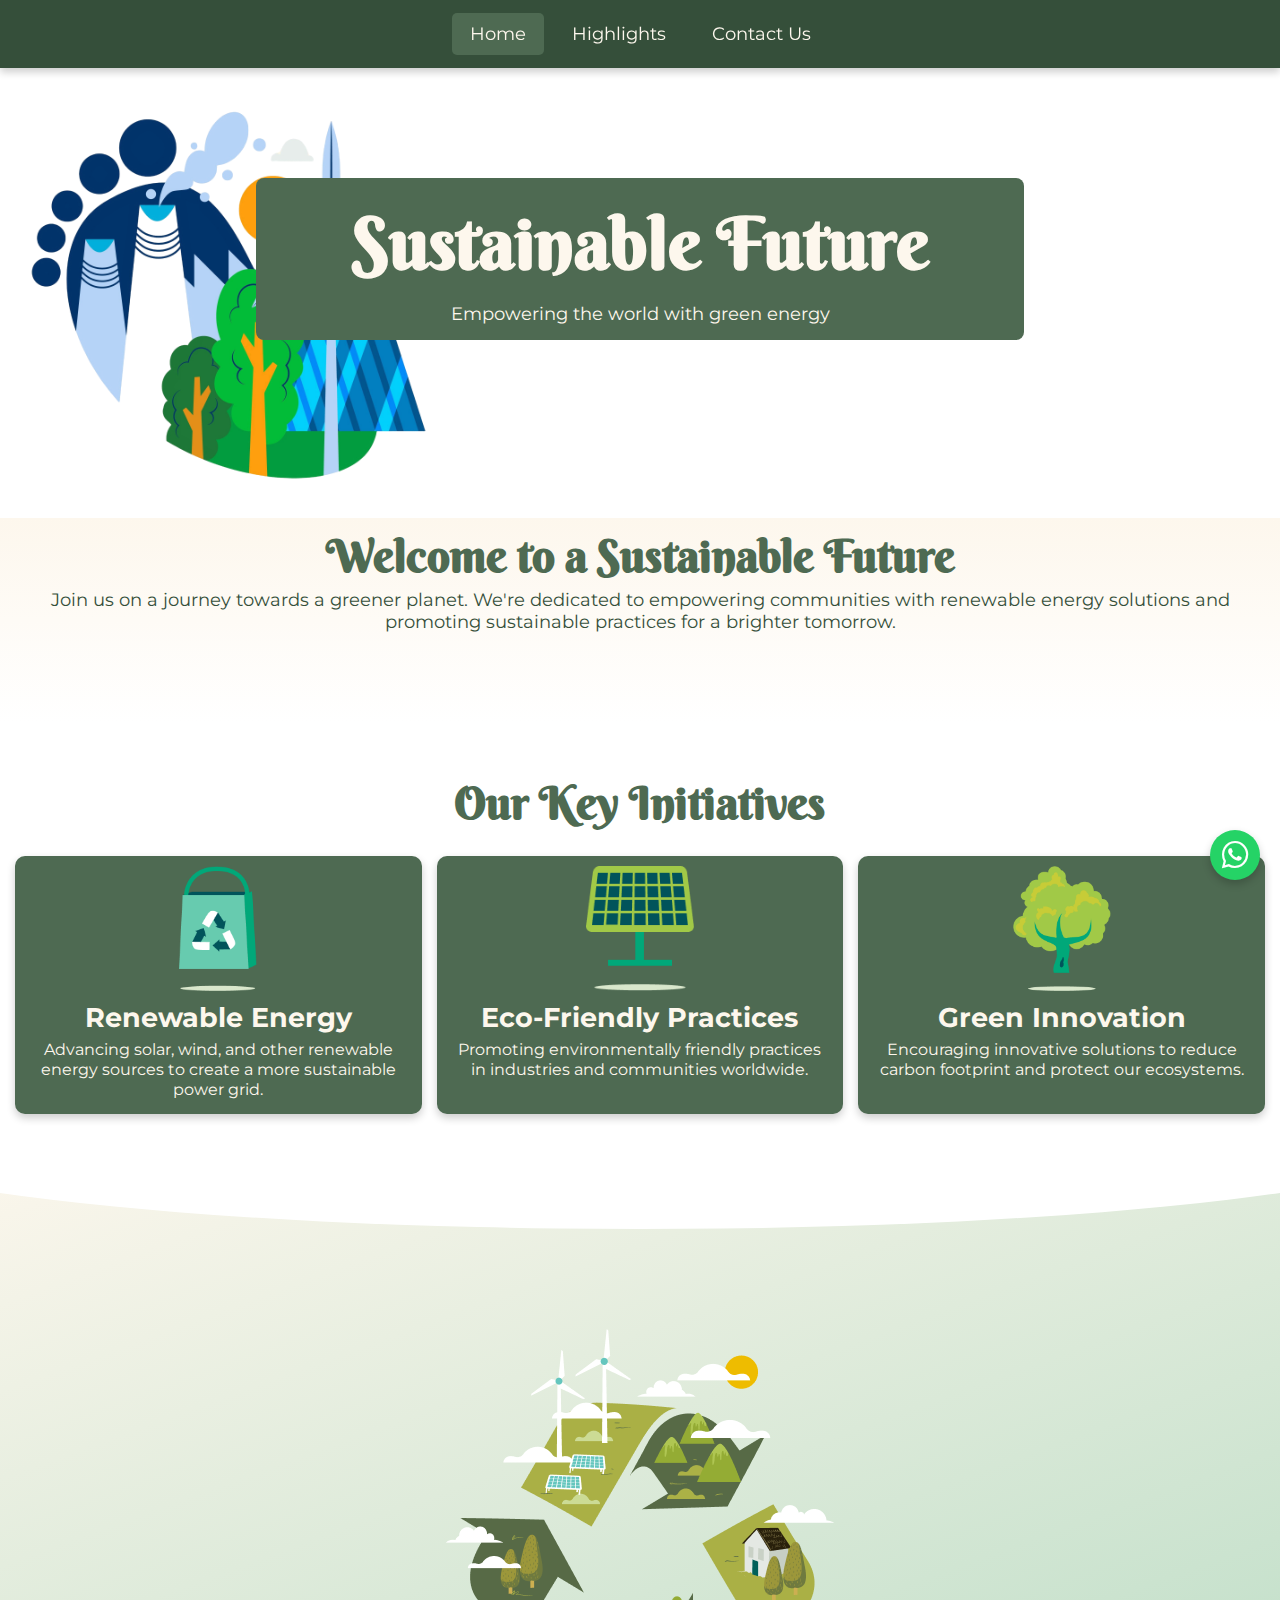
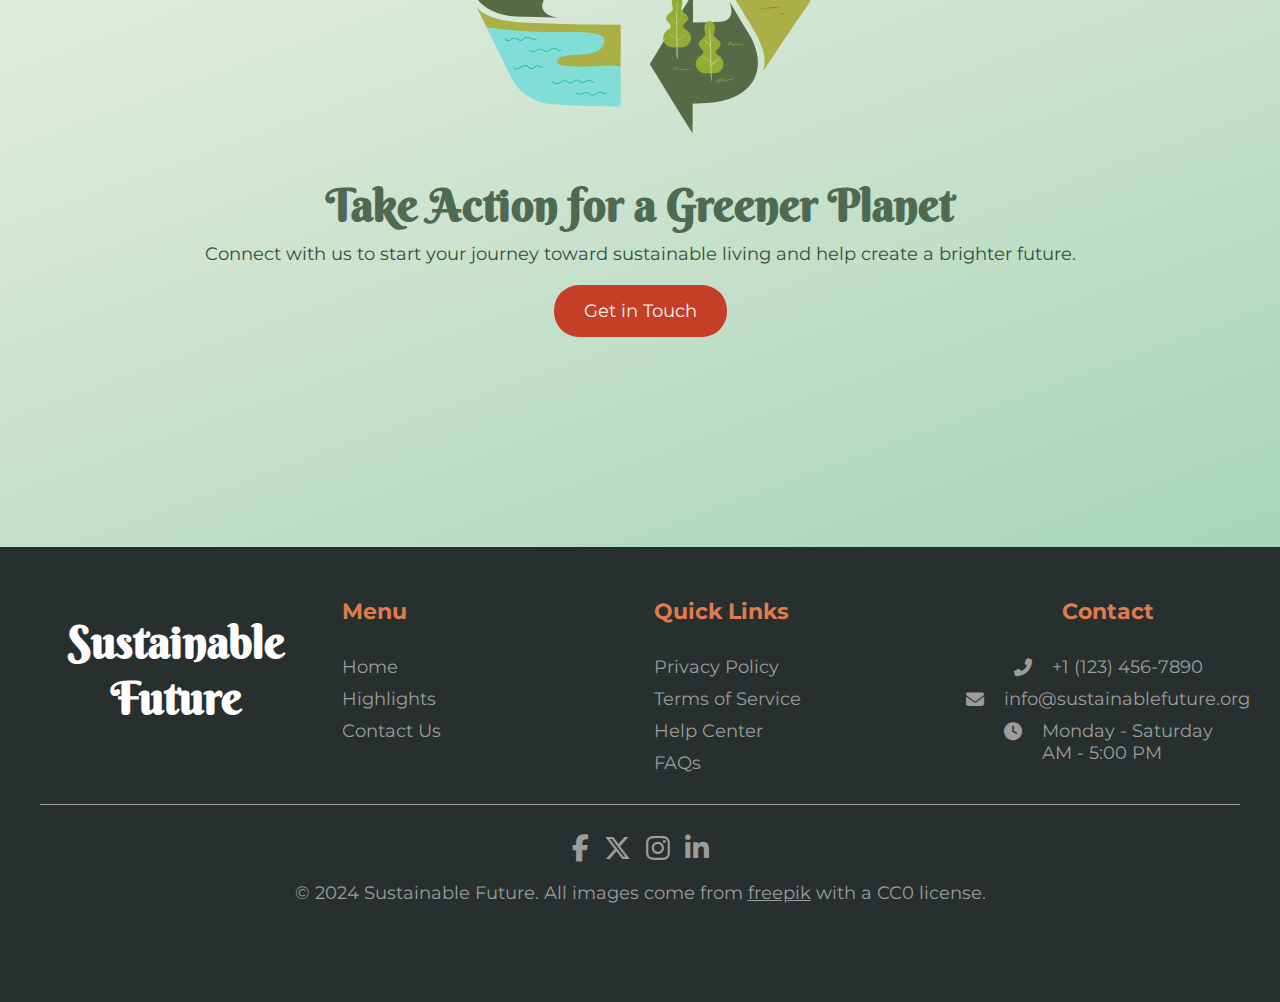
<file: index.html>
<!DOCTYPE html>
<html lang="en">
	<head>
		<meta charset="utf-8" />
		<meta http-equiv="X-UA-Compatible" content="IE=edge" />
		<meta name="viewport" content="width=device-width, initial-scale=1" />
		<meta
			name="description"
			content="Practical of the subject html and css of the UOC"
		/>
		<title>HTML y CSS Practical</title>

		<link rel="stylesheet" href="./css/styles.css" />
		<link
			rel="stylesheet"
			href="https://cdnjs.cloudflare.com/ajax/libs/font-awesome/6.6.0/css/all.min.css"
		/>
		<link rel="icon" href="./images/favicon.png" />
	</head>
	<body>
		<a class="fa-brands fa-whatsapp fa-xl whatsapp-icon"></a>
		<header>
			<nav>
				<ul>
					<li>
						<a class="skip" href="#skip-to-here">Skip to main content</a>
					</li>
					<li id="current-page-link" class="animated-underline">
						<a href="./index.html">Home</a>
					</li>
					<li class="animated-underline">
						<a href="./highlights.html">Highlights</a>
					</li>
					<li class="animated-underline">
						<a href="./contact.html">Contact Us</a>
					</li>
				</ul>
			</nav>
		</header>
		<main>
			<article>
				<section id="skip-to-here" class="hero">
					<img src="./images/green-foot.png" alt="" />
					<div class="title-container">
						<h1>Sustainable Future</h1>
						<p>Empowering the world with green energy</p>
					</div>
				</section>
				<section class="welcome-section">
					<h2>Welcome to a Sustainable Future</h2>
					<p>
						Join us on a journey towards a greener planet. We're dedicated to
						empowering communities with renewable energy solutions and promoting
						sustainable practices for a brighter tomorrow.
					</p>
				</section>
				<section class="key-initiatives-section">
					<h2>Our Key Initiatives</h2>

					<article class="card">
						<img src="./images/recycle-icon.png" alt="" />
						<h3>Renewable Energy</h3>
						<p>
							Advancing solar, wind, and other renewable energy sources to
							create a more sustainable power grid.
						</p>
					</article>
					<article class="card">
						<img src="./images/solar-icon.png" alt="" />
						<h3>Eco-Friendly Practices</h3>
						<p>
							Promoting environmentally friendly practices in industries and
							communities worldwide.
						</p>
					</article>
					<article class="card">
						<img src="./images/tree-icon.png" alt="" />
						<h3>Green Innovation</h3>
						<p>
							Encouraging innovative solutions to reduce carbon footprint and
							protect our ecosystems.
						</p>
					</article>
				</section>
				<section class="take-action-section">
					<img src="./images/recycle.png" alt="" />
					<h2>Take Action for a Greener Planet</h2>
					<p>
						Connect with us to start your journey toward sustainable living and
						help create a brighter future.
					</p>

					<a class="call-to-action-button-from-link" href="./contact.html"
						>Get in Touch</a
					>
				</section>
			</article>
		</main>
		<footer>
			<div class="footer-inner-container">
				<h2>Sustainable Future</h2>

				<nav class="menu">
					<h3>Menu</h3>
					<menu>
						<li><a class="footer-link" href="./index.html">Home</a></li>
						<li>
							<a class="footer-link" href="./highlights.html">Highlights</a>
						</li>
						<li><a class="footer-link" href="./contact.html">Contact Us</a></li>
					</menu>
				</nav>
				<nav class="quick-links">
					<h3>Quick Links</h3>
					<menu>
						<li><a class="footer-link" href="#">Privacy Policy</a></li>
						<li><a class="footer-link" href="#">Terms of Service</a></li>
						<li><a class="footer-link" href="#">Help Center</a></li>
						<li>
							<a class="footer-link" href="#"
								><dfn
									><abbr title="Frequency Asked Questions">FAQs</abbr></dfn
								></a
							>
						</li>
					</menu>
				</nav>
				<nav class="contact-details-nav">
					<h3>Contact</h3>
					<menu>
						<li>
							<a class="footer-link" href="tel:+11234567890">
								<span class="fas fa-phone-alt contact-icon"></span> +1 (123)
								456-7890
							</a>
						</li>
						<li>
							<a class="footer-link" href="mailto:info@sustainablefuture.org">
								<span class="fas fa-envelope contact-icon"></span>
								info@sustainablefuture.org
							</a>
						</li>
						<li>
							<span class="fas fa-clock contact-icon"></span>
							<div class="opening-hours">
								<p>Monday - Saturday</p>
								<p>AM - 5:00 PM</p>
							</div>
						</li>
					</menu>
				</nav>
				<hr />
				<menu class="social-icons-menu">
					<li>
						<a
							href="https://facebook.com"
							target="_blank"
							class="fab fa-facebook-f footer-link"
							aria-label="Facebook"
						></a>
					</li>
					<li>
						<a
							href="https://twitter.com"
							target="_blank"
							class="fab fa-x-twitter footer-link"
							aria-label="Twitter"
						></a>
					</li>
					<li>
						<a
							href="https://instagram.com"
							target="_blank"
							class="fab fa-instagram footer-link"
							aria-label="Instagram"
						></a>
					</li>
					<li>
						<a
							href="https://linkedin.com"
							target="_blank"
							class="fab fa-linkedin-in footer-link"
							aria-label="LinkedIn"
						></a>
					</li>
				</menu>
				<p class="copyright-message">
					© 2024 Sustainable Future. All images come from
					<a
						class="freepik-attribution"
						href="https://www.freepik.com"
						target="_blank"
						>freepik</a
					>
					with a CC0 license.
				</p>
			</div>
		</footer>
	</body>
</html>
</file>
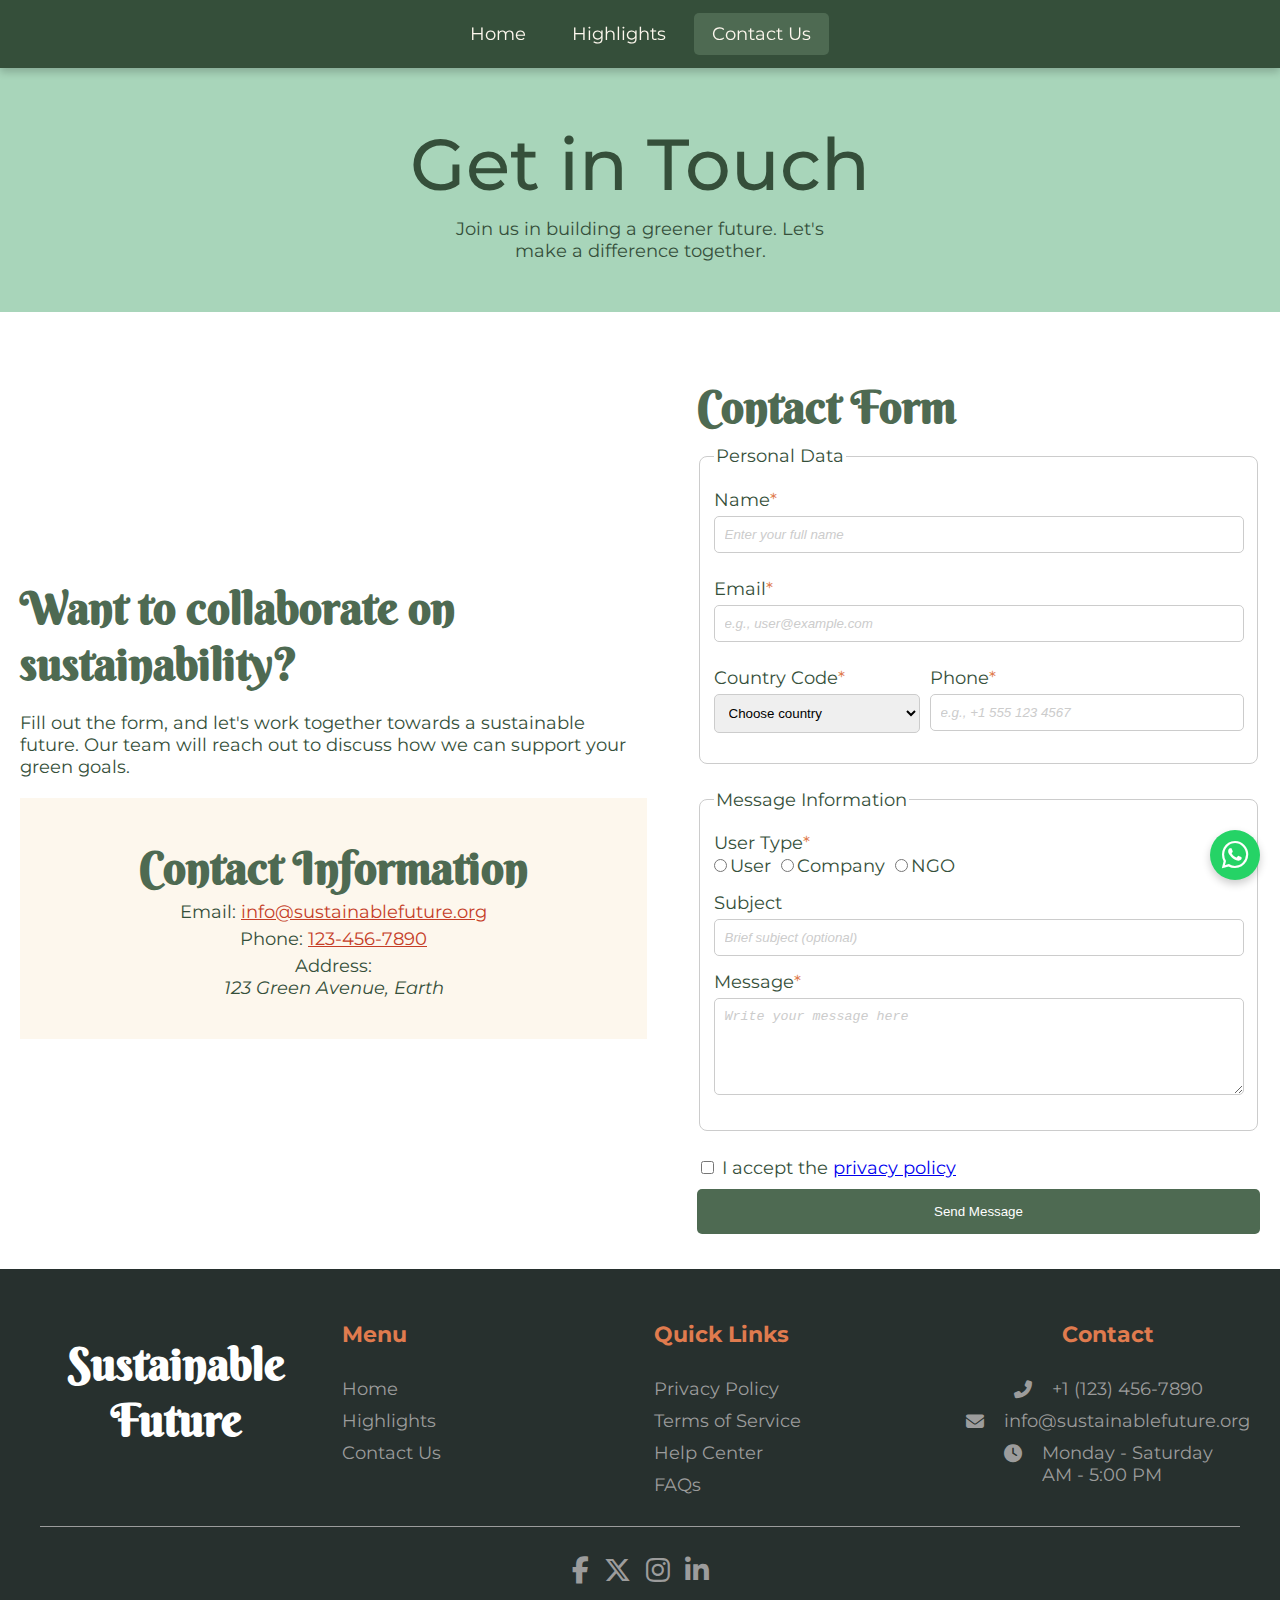
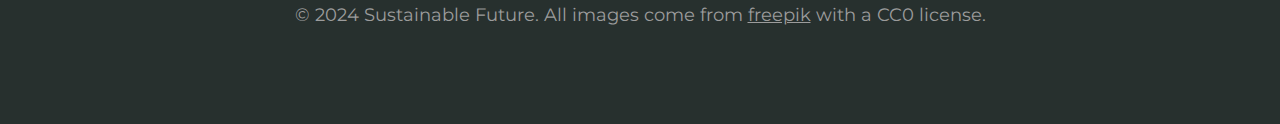
<file: contact.html>
<!DOCTYPE html>
<html lang="en">
	<head>
		<meta charset="utf-8" />
		<meta http-equiv="X-UA-Compatible" content="IE=edge" />
		<meta name="viewport" content="width=device-width, initial-scale=1" />
		<meta
			name="description"
			content="Practical of the subject html and css of the UOC"
		/>
		<title>Pec 3 Practical</title>

		<link rel="stylesheet" href="./css/styles.css" />
		<link
			rel="stylesheet"
			href="https://cdnjs.cloudflare.com/ajax/libs/font-awesome/6.6.0/css/all.min.css"
		/>
		<link rel="icon" href="./images/favicon.png" />
	</head>
	<body>
		<a class="fa-brands fa-whatsapp fa-xl whatsapp-icon"></a>
		<header>
			<nav>
				<ul>
					<li><a class="skip" href="#skip-to-here">Skip to main content</a></li>
					<li class="animated-underline">
						<a href="./index.html">Home</a>
					</li>
					<li class="animated-underline">
						<a href="./highlights.html">Highlights</a>
					</li>
					<li id="current-page-link" class="animated-underline">
						<a href="./contact.html">Contact Us</a>
					</li>
				</ul>
			</nav>
			<section class="full-width-hero">
				<h1>Get in Touch</h1>
				<p>
					Join us in building a greener future. Let's make a difference
					together.
				</p>
			</section>
		</header>
		<main class="contact-main">
			<article class="contact-article">
				<section id="skip-to-here" class="call-to-action-section">
					<h2>Want to collaborate on sustainability?</h2>
					<p>
						Fill out the form, and let's work together towards a sustainable
						future. Our team will reach out to discuss how we can support your
						green goals.
					</p>
				</section>
				<section class="contact-form-section">
					<h2>Contact Form</h2>
					<form action="#" method="post" id="contact-form">
						<fieldset class="personal-data-fieldset">
							<legend>Personal Data</legend>
							<label for="name"
								>Name<span class="required-asterisk">*</span
								><input
									type="text"
									id="name"
									name="name"
									required
									placeholder="Enter your full name"
							/></label>

							<label for="email"
								>Email<span class="required-asterisk">*</span
								><input
									type="email"
									id="email"
									name="email"
									required
									placeholder="e.g., user@example.com"
							/></label>

							<label for="country-code"
								>Country Code<span class="required-asterisk">*</span
								><select id="country-code" name="country-code" required>
									<option value="" selected disabled hidden>
										Choose country
									</option>
									<optgroup label="Europe">
										<option value="FR">France (+33)</option>
										<option value="DE">Germany (+49)</option>
										<option value="ES">Spain (+34)</option>
										<option value="UK">UK (+44)</option>
									</optgroup>
									<optgroup label="America">
										<option value="USA">USA (+01)</option>
										<option value="MX">Mexico (+52)</option>
									</optgroup>
								</select></label
							>

							<label for="phone"
								>Phone<span class="required-asterisk">*</span
								><input
									type="tel"
									id="phone"
									name="phone"
									required
									placeholder="e.g., +1 555 123 4567"
							/></label>
						</fieldset>
						<fieldset class="message-information-fieldset">
							<legend>Message Information</legend>

							<!-- <div id="user-type" required> -->
							<fieldset id="user-type">
								<legend>
									User Type<span class="required-asterisk">*</span>
								</legend>
								<label for="user"
									><input
										type="radio"
										id="user"
										name="userType"
										value="User"
										required
									/>User</label
								>

								<label for="company"
									><input
										type="radio"
										id="company"
										name="userType"
										value="Company"
										required
									/>Company</label
								>

								<label for="ngo"
									><input
										type="radio"
										id="ngo"
										name="userType"
										value="NGO"
										required
									/>NGO</label
								>
							</fieldset>
							<label for="subject">Subject</label>

							<input
								type="text"
								id="subject"
								name="subject"
								placeholder="Brief subject (optional)"
							/>

							<label for="message"
								>Message<span class="required-asterisk">*</span></label
							>
							<textarea
								id="message"
								name="message"
								rows="5"
								cols="30"
								required
								placeholder="Write your message here"
							></textarea>
						</fieldset>
						<input
							type="checkbox"
							id="privacy-policy"
							name="privacy-policy"
							required
						/>
						<label for="privacy-policy">
							I accept the
							<a href="privacy-policy.html" target="_blank">privacy policy</a>
						</label>
						<button type="submit" form="contact-form">Send Message</button>
					</form>
				</section>
				<section class="contact-information-section">
					<h2>Contact Information</h2>
					<p>
						Email:
						<a href="mailto:info@sustainablefuture.org">
							info@sustainablefuture.org
						</a>
					</p>
					<p>Phone: <a href="tel:+11234567890"> 123-456-7890 </a></p>

					Address:
					<address>123 Green Avenue, Earth</address>
				</section>
			</article>
		</main>
		<footer>
			<div class="footer-inner-container">
				<h2>Sustainable Future</h2>

				<nav class="menu">
					<h3>Menu</h3>
					<menu>
						<li><a class="footer-link" href="./index.html">Home</a></li>
						<li>
							<a class="footer-link" href="./highlights.html">Highlights</a>
						</li>
						<li><a class="footer-link" href="./contact.html">Contact Us</a></li>
					</menu>
				</nav>
				<nav class="quick-links">
					<h3>Quick Links</h3>
					<menu>
						<li><a class="footer-link" href="#">Privacy Policy</a></li>
						<li><a class="footer-link" href="#">Terms of Service</a></li>
						<li><a class="footer-link" href="#">Help Center</a></li>
						<li>
							<a class="footer-link" href="#"
								><dfn
									><abbr title="Frequency Asked Questions">FAQs</abbr></dfn
								></a
							>
						</li>
					</menu>
				</nav>
				<nav class="contact-details-nav">
					<h3>Contact</h3>
					<menu>
						<li>
							<a class="footer-link" href="tel:+11234567890">
								<span class="fas fa-phone-alt contact-icon"></span> +1 (123)
								456-7890
							</a>
						</li>
						<li>
							<a class="footer-link" href="mailto:info@sustainablefuture.org">
								<span class="fas fa-envelope contact-icon"></span>
								info@sustainablefuture.org
							</a>
						</li>
						<li>
							<span class="fas fa-clock contact-icon"></span>
							<div class="opening-hours">
								<p>Monday - Saturday</p>
								<p>AM - 5:00 PM</p>
							</div>
						</li>
					</menu>
				</nav>
				<hr />
				<menu class="social-icons-menu">
					<li>
						<a
							href="https://facebook.com"
							target="_blank"
							class="fab fa-facebook-f footer-link"
							aria-label="Facebook"
						></a>
					</li>
					<li>
						<a
							href="https://twitter.com"
							target="_blank"
							class="fab fa-x-twitter footer-link"
							aria-label="Twitter"
						></a>
					</li>
					<li>
						<a
							href="https://instagram.com"
							target="_blank"
							class="fab fa-instagram footer-link"
							aria-label="Instagram"
						></a>
					</li>
					<li>
						<a
							href="https://linkedin.com"
							target="_blank"
							class="fab fa-linkedin-in footer-link"
							aria-label="LinkedIn"
						></a>
					</li>
				</menu>
				<p class="copyright-message">
					© 2024 Sustainable Future. All images come from
					<a
						class="freepik-attribution"
						href="https://www.freepik.com"
						target="_blank"
						>freepik</a
					>
					with a CC0 license.
				</p>
			</div>
		</footer>
	</body>
</html>
</file>
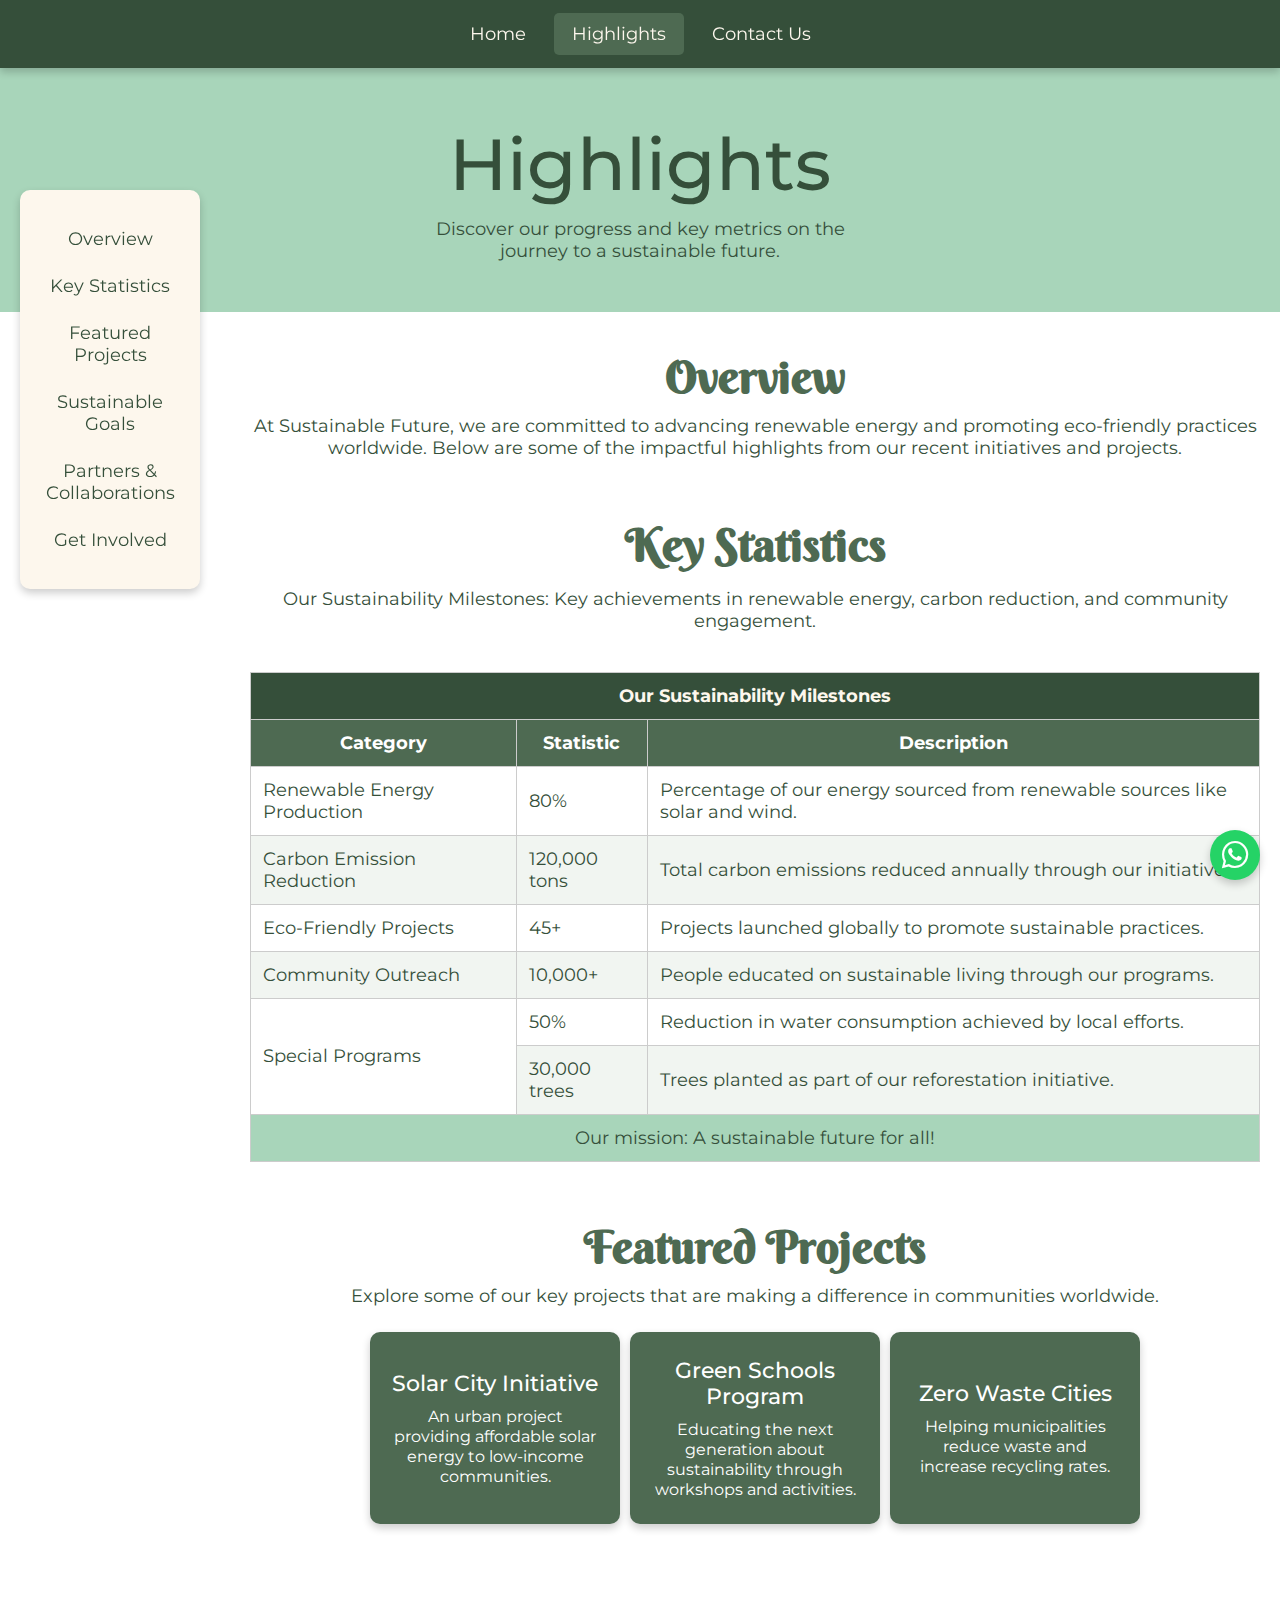
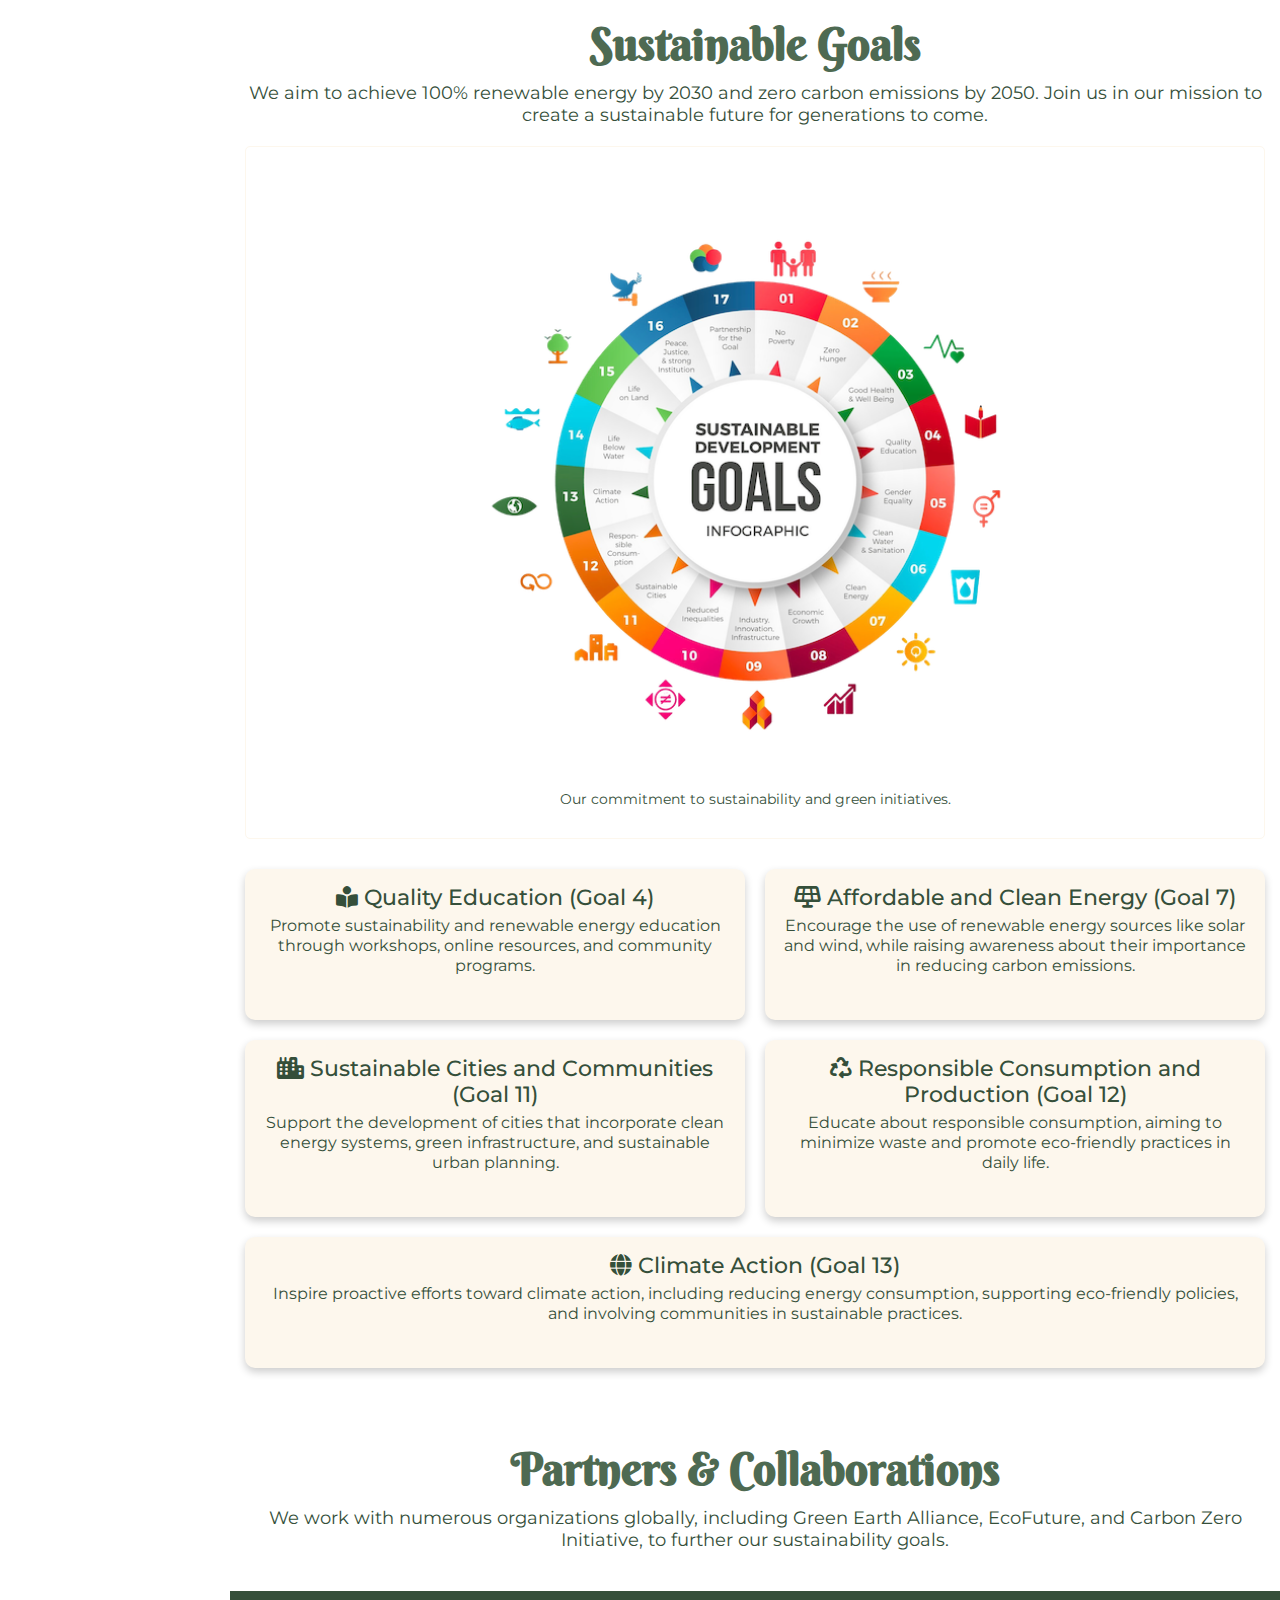
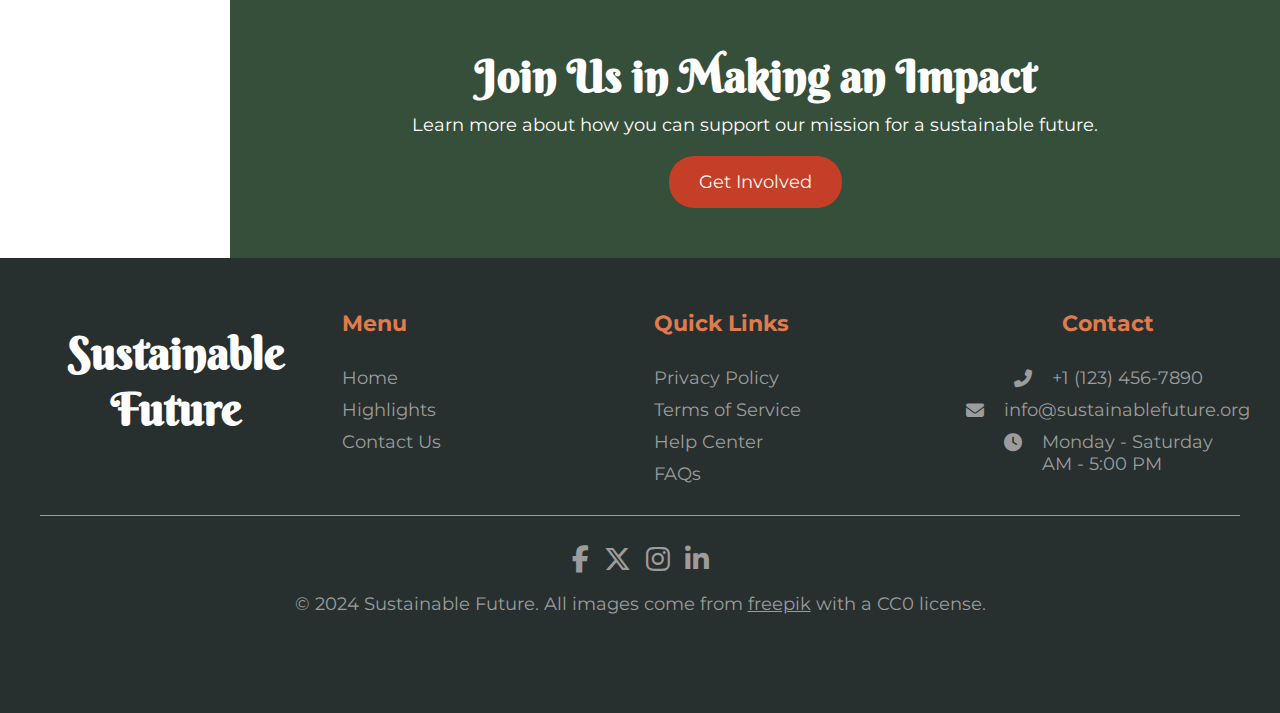
<file: highlights.html>
<!DOCTYPE html>
<html lang="en">
	<head>
		<meta charset="utf-8" />
		<meta http-equiv="X-UA-Compatible" content="IE=edge" />
		<meta name="viewport" content="width=device-width, initial-scale=1" />
		<meta
			name="description"
			content="Practical of the subject html and css of the UOC"
		/>
		<title>Pec 3 Practical</title>

		<link rel="stylesheet" href="./css/styles.css" />
		<link
			rel="stylesheet"
			href="https://cdnjs.cloudflare.com/ajax/libs/font-awesome/6.6.0/css/all.min.css"
		/>
		<link rel="icon" href="./images/favicon.png" />
	</head>
	<body>
		<a class="fa-brands fa-whatsapp fa-xl whatsapp-icon"></a>
		<header>
			<nav>
				<ul>
					<li><a class="skip" href="#skip-to-here">Skip to main content</a></li>
					<li class="animated-underline">
						<a href="./index.html">Home</a>
					</li>
					<li id="current-page-link" class="animated-underline">
						<a href="./highlights.html">Highlights</a>
					</li>
					<li class="animated-underline">
						<a href="./contact.html">Contact Us</a>
					</li>
				</ul>
			</nav>
			<section class="full-width-hero">
				<h1>Highlights</h1>
				<p>
					Discover our progress and key metrics on the journey to a sustainable
					future.
				</p>
			</section>
		</header>
		<main class="highlights-main">
			<article class="highlights-article">
				<aside class="highlights-nav-container">
					<nav class="highlights-nav">
						<menu>
							<li>
								<a id="skip-to-here" href="#overview-section">Overview</a>
							</li>
							<li><a href="#key-statistics-section">Key Statistics</a></li>
							<li>
								<a href="#featured-projects-section">Featured Projects</a>
							</li>
							<li>
								<a href="#sustainable-goals-section">Sustainable Goals</a>
							</li>
							<li><a href="#partners-section">Partners & Collaborations</a></li>
							<li><a href="#join-us-section">Get Involved</a></li>
						</menu>
					</nav>
				</aside>

				<section id="overview-section">
					<h2>Overview</h2>
					<p>
						At Sustainable Future, we are committed to advancing renewable
						energy and promoting eco-friendly practices worldwide. Below are
						some of the impactful highlights from our recent initiatives and
						projects.
					</p>
				</section>
				<section id="key-statistics-section">
					<h2>Key Statistics</h2>
					<p>
						Our Sustainability Milestones: Key achievements in renewable energy,
						carbon reduction, and community engagement.
					</p>
					<table>
						<thead>
							<tr class="table-head">
								<th colspan="3" scope="colgroup">
									Our Sustainability Milestones
								</th>
							</tr>
							<tr class="table-subhead">
								<th scope="col">Category</th>
								<th scope="col">Statistic</th>
								<th scope="col">Description</th>
							</tr>
						</thead>
						<tbody>
							<tr>
								<td>Renewable Energy Production</td>
								<td>80%</td>
								<td>
									Percentage of our energy sourced from renewable sources like
									solar and wind.
								</td>
							</tr>
							<tr>
								<td>Carbon Emission Reduction</td>
								<td>120,000 tons</td>
								<td>
									Total carbon emissions reduced annually through our
									initiatives.
								</td>
							</tr>
							<tr>
								<td>Eco-Friendly Projects</td>
								<td>45+</td>
								<td>
									Projects launched globally to promote sustainable practices.
								</td>
							</tr>
							<tr>
								<td>Community Outreach</td>
								<td>10,000+</td>
								<td>
									People educated on sustainable living through our programs.
								</td>
							</tr>
							<tr>
								<td rowspan="2">Special Programs</td>
								<td>50%</td>
								<td>
									Reduction in water consumption achieved by local efforts.
								</td>
							</tr>
							<tr>
								<td>30,000 trees</td>
								<td>Trees planted as part of our reforestation initiative.</td>
							</tr>
						</tbody>
						<tfoot>
							<tr>
								<td colspan="3">Our mission: A sustainable future for all!</td>
							</tr>
						</tfoot>
					</table>
				</section>
				<section id="featured-projects-section">
					<h2>Featured Projects</h2>
					<p>
						Explore some of our key projects that are making a difference in
						communities worldwide.
					</p>
					<div class="featured-projects-cards-container">
						<article class="card">
							<h3>Solar City Initiative</h3>
							<p>
								An urban project providing affordable solar energy to low-income
								communities.
							</p>
						</article>
						<article class="card">
							<h3>Green Schools Program</h3>
							<p>
								Educating the next generation about sustainability through
								workshops and activities.
							</p>
						</article>
						<article class="card">
							<h3>Zero Waste Cities</h3>
							<p>
								Helping municipalities reduce waste and increase recycling
								rates.
							</p>
						</article>
					</div>
				</section>
				<section id="sustainable-goals-section">
					<h2>Sustainable Goals</h2>
					<p>
						We aim to achieve 100% renewable energy by 2030 and zero carbon
						emissions by 2050. Join us in our mission to create a sustainable
						future for generations to come.
					</p>
					<figure>
						<img src="./images/sustainable-goals.png" alt="Sustainable Goals" />
						<figcaption>
							Our commitment to sustainability and green initiatives.
						</figcaption>
					</figure>
					<div class="sustainable-goals-cards-container">
						<article class="card">
							<h3>
								<i class="fa-solid fa-book-open-reader"></i> Quality Education
								(Goal 4)
							</h3>
							<p>
								Promote sustainability and renewable energy education through
								workshops, online resources, and community programs.
							</p>
						</article>
						<article class="card">
							<h3>
								<i class="fa-solid fa-solar-panel"></i> Affordable and Clean
								Energy (Goal 7)
							</h3>
							<p>
								Encourage the use of renewable energy sources like solar and
								wind, while raising awareness about their importance in reducing
								carbon emissions.
							</p>
						</article>
						<article class="card">
							<h3>
								<i class="fa-solid fa-city"></i> Sustainable Cities and
								Communities (Goal 11)
							</h3>
							<p>
								Support the development of cities that incorporate clean energy
								systems, green infrastructure, and sustainable urban planning.
							</p>
						</article>
						<article class="card">
							<h3>
								<i class="fa-solid fa-recycle"></i> Responsible Consumption and
								Production (Goal 12)
							</h3>
							<p>
								Educate about responsible consumption, aiming to minimize waste
								and promote eco-friendly practices in daily life.
							</p>
						</article>
						<article class="card">
							<h3>
								<i class="fa-solid fa-globe"></i> Climate Action (Goal 13)
							</h3>
							<p>
								Inspire proactive efforts toward climate action, including
								reducing energy consumption, supporting eco-friendly policies,
								and involving communities in sustainable practices.
							</p>
						</article>
					</div>
				</section>
				<section id="partners-section">
					<h2>Partners & Collaborations</h2>
					<p>
						We work with numerous organizations globally, including Green Earth
						Alliance, EcoFuture, and Carbon Zero Initiative, to further our
						sustainability goals.
					</p>
				</section>
				<section id="join-us-section">
					<h2>Join Us in Making an Impact</h2>
					<p>
						Learn more about how you can support our mission for a sustainable
						future.
					</p>
					<a class="call-to-action-button-from-link" href="./contact.html"
						>Get Involved</a
					>
				</section>
			</article>
		</main>
		<footer>
			<div class="footer-inner-container">
				<h2>Sustainable Future</h2>

				<nav class="menu">
					<h3>Menu</h3>
					<menu>
						<li><a class="footer-link" href="./index.html">Home</a></li>
						<li>
							<a class="footer-link" href="./highlights.html">Highlights</a>
						</li>
						<li><a class="footer-link" href="./contact.html">Contact Us</a></li>
					</menu>
				</nav>
				<nav class="quick-links">
					<h3>Quick Links</h3>
					<menu>
						<li><a class="footer-link" href="#">Privacy Policy</a></li>
						<li><a class="footer-link" href="#">Terms of Service</a></li>
						<li><a class="footer-link" href="#">Help Center</a></li>
						<li>
							<a class="footer-link" href="#"
								><dfn
									><abbr title="Frequency Asked Questions">FAQs</abbr></dfn
								></a
							>
						</li>
					</menu>
				</nav>
				<nav class="contact-details-nav">
					<h3>Contact</h3>
					<menu>
						<li>
							<a class="footer-link" href="tel:+11234567890">
								<span class="fas fa-phone-alt contact-icon"></span> +1 (123)
								456-7890
							</a>
						</li>
						<li>
							<a class="footer-link" href="mailto:info@sustainablefuture.org">
								<span class="fas fa-envelope contact-icon"></span>
								info@sustainablefuture.org
							</a>
						</li>
						<li>
							<span class="fas fa-clock contact-icon"></span>
							<div class="opening-hours">
								<p>Monday - Saturday</p>
								<p>AM - 5:00 PM</p>
							</div>
						</li>
					</menu>
				</nav>
				<hr />
				<menu class="social-icons-menu">
					<li>
						<a
							href="https://facebook.com"
							target="_blank"
							class="fab fa-facebook-f footer-link"
							aria-label="Facebook"
						></a>
					</li>
					<li>
						<a
							href="https://twitter.com"
							target="_blank"
							class="fab fa-x-twitter footer-link"
							aria-label="Twitter"
						></a>
					</li>
					<li>
						<a
							href="https://instagram.com"
							target="_blank"
							class="fab fa-instagram footer-link"
							aria-label="Instagram"
						></a>
					</li>
					<li>
						<a
							href="https://linkedin.com"
							target="_blank"
							class="fab fa-linkedin-in footer-link"
							aria-label="LinkedIn"
						></a>
					</li>
				</menu>
				<p class="copyright-message">
					© 2024 Sustainable Future. All images come from
					<a
						class="freepik-attribution"
						href="https://www.freepik.com"
						target="_blank"
						>freepik</a
					>
					with a CC0 license.
				</p>
			</div>
		</footer>
	</body>
</html>
</file>
<file: css/styles.css>
/************* Import fonts ***************/
/*Montserrat*/
@import url("https://fonts.googleapis.com/css2?family=Abril+Fatface&family=Berkshire+Swash&family=Libre+Baskerville:ital,wght@0,400;0,700;1,400&family=Lora:ital,wght@0,400..700;1,400..700&family=Montserrat:ital,wght@0,100..900;1,100..900&display=swap");

/*Berkshire Swash*/
@import url("https://fonts.googleapis.com/css2?family=Abril+Fatface&family=Berkshire+Swash&family=Libre+Baskerville:ital,wght@0,400;0,700;1,400&family=Lora:ital,wght@0,400..700;1,400..700&family=Montserrat:ital,wght@0,100..900;1,100..900&display=swap");

/* Define las variblaes de color */
:root {
	/* La anchura de pantalla minima que se tiene que tener en cuenta en el diseño responsive */
	--min-width: 320px;

	/*EXPLICACIÓN DE LAS VARIABLES DE COLOR*/
	/*Se han definido variables de color con nombres descriptivos. Luego se han creado variables con nombres funcionales 
	que hacen referencia a los elementos a los que se aplican. Estas variables hacen referencia a las variables de 
	color con nombres descriptivos. Solo se usan las variables con nombres funcionales en el código CSS. De esta 
	manera, si se desea cambiar la esquema de color, solo se tienen que cambiar las variables de color con nombres
	descriptivos, y los cambios se reflejarán en todo el sitio.*/

	/***************variables de los colores con nombres descriptivos*************/
	--color-green: #4e6a52;
	--color-dark-green: #354f3a;
	--color-darker-green: #27302e;
	--color-light-green: #a8d5ba;
	--color-lighter-green: #f1f5f1;
	--color-light-beige: #fdf7ed; /*cambiado para cumplir con el contraste*/
	--color-white: #ffffff;
	--color-dark-orange: #c53e28;
	--color-orange: #e07b4e; /*cambiado para cumplir con el contraste*/
	--color-light-gray: #9c9c9c;
	--color-lighter-gray: #cccccc;
	--color-whatsapp-green: #25d366;

	/***************variables con nombres funcionales*****************************/
	/*Colores de fondo*/
	--color-bg-header: var(--color-dark-green);
	--color-bg-hero-title-container: var(--color-green);
	--color-bg-card: var(--color-green);
	--color-bg-footer: var(--color-darker-green);
	--color-bg-contact-button: var(--color-dark-orange);
	--color-bg-current-page-link: var(--color-green);
	--color-bg-nav-button-link: var(--color-green);
	--color-bg-contact-form-button: var(--color-green);
	--color-bg-table-row-even: var(--color-light-green);
	--color-bg-table-head: var(--color-dark-green);
	--color-bg-table-subhead: var(--color-green);
	--color-table-border: var(--color-lighter-gray);

	/*Colores de texto*/
	--color-text-primary: var(--color-dark-green);
	--color-text-secondary: var(--color-light-beige);
	--color-h1: var(--color-light-beige);
	--color-h2: var(--color-dark-green);
	--color-text-header: var(--color-light-beige);
	--color-header-link-hover: var(--color-green);
	--color-header-link-hover-underline: var(--color-light-beige);
	--color-footer-h2: var(--color-white);
	--color-footer-h3: var(--color-orange);
	--color-footer-text: var(--color-light-gray);
	--color-footer-links-hover: var(--color-white);
	--color-contact-form-button-text: var(--color-white);
	--color-form-fields: var(--color-lighter-gray);

	/*Colores de otros elementos*/
	--color-footer-hr: var(--color-light-gray);
	--shadow-card: 0 4px 8px rgba(0, 0, 0, 0.2);
}

/* Base styles */
*,
*:before,
*:after {
	box-sizing: border-box; /*Box-sizing universal para que el padding y el borde no afecten al ancho y alto del elemento */
}

/* A todos los elementos de la página se les aplica la fuente Montserrat y el color de texto principal */
html {
	font-family: "Montserrat", sans-serif;
	color: var(--color-text-primary);
	font-size: 12px;
	text-align: center;
}

/* Quitar el margen y el relleno predeterminado */
body {
	margin: 0;
	padding: 0;
}

main {
	margin: 0 auto; /*Centra el contenido principal*/
	max-width: 1440px; /*Ancho máximo del contenido principal*/
}

h1,
h2 {
	font-family: "Berkshire Swash", cursive; /*Fuente de los títulos h1 y h2*/
}
h1 {
	font-size: 3rem;
	margin: 10px;
}

h2 {
	font-size: 2.5rem;
	color: var(--color-green);
	margin-bottom: 10px;
}

h3 {
	font-size: 1.5rem;
}

/* Sobrescribir los estilos predeterminados de <abbr> */
abbr {
	font-style: normal;
	text-decoration: none;
	border: none;
}

section p {
	margin-top: 5px;
	margin-bottom: 20px;
}
/*********************UNIVERSAL CUSTOM CLASSES ********************/

.call-to-action-button-from-link {
	display: block; /*Para que los margenes no se colapsen */
	width: fit-content; /*Para que el botón no sea todo el ancho del contenedor */
	padding: 15px 30px;
	margin: 10px auto;
	text-decoration: none; /*Quitar el subrayado predeterminado del enlace */
	font-size: 1rem;
	transition: color 0.3s ease, background-color 0.3s ease;
	border-radius: 25px;
	background-color: var(--color-bg-contact-button);
	color: var(--color-text-secondary);
	cursor: pointer;
}

.call-to-action-button-from-link:hover {
	background-color: var(--color-text-secondary);
	color: var(--color-bg-contact-button);
}

.full-width-hero {
	margin: 0;
	background-color: var(--color-light-green);
	text-align: center;
	padding: 120px 0 50px 0;
}

.full-width-hero h1 {
	font-family: "Montserrat", sans-serif;
	font-weight: 500;
	margin-top: 0;
}

.full-width-hero p {
	margin: 0 auto;
	padding: 0 20px;
	max-width: 450px; /*Restringir el ancho del texto debajo del título */
}

/*************** Header ***************/

header nav {
	width: 100%;
	display: flex;
	justify-content: center;
	background-color: var(--color-bg-header);
	position: fixed;
	box-shadow: var(--shadow-card);
	z-index: 1; /*Para que el menú de navegación esté por encima de elementos con position relative */
}

header nav a {
	color: var(--color-text-header);
	text-decoration: none;
	display: block;
	padding: 10px 18px;
}

nav ul {
	display: flex;
	justify-content: space-around;
	list-style: none;
	padding: 0px;
	margin: 3px;
}

nav ul li {
	margin: 10px 5px;
	border-radius: 5px;
}

nav ul li:hover {
	background-color: var(--color-bg-nav-button-link);
}

/* Establecer el color de fondo del enlace activo */
#current-page-link {
	background-color: var(--color-bg-current-page-link);
}

.animated-underline {
	display: inline-block;
	background-image: linear-gradient(
		to right,
		var(--color-header-link-hover-underline),
		var(--color-header-link-hover-underline)
	); /* Establece el color de la línea de subrayado como un degradado sólido */
	background-position: 0 100%; /* Posiciona la imagen de fondo en la parte inferior izquierda del elemento */
	background-size: 0% 2px; /* Hace que la línea de subrayado inicialmente tenga un ancho de 0% y un grosor de 2px */
	background-repeat: no-repeat; /* Evita que la imagen de fondo se repita */
	transition: background-size 0.3s ease, background-position 0s 0.3s ease,
		background-color 0.3s ease; /* Añade transiciones suaves para la animación */
}
.animated-underline:hover {
	background-position: 100% 100%; /*Mueve la línea de subrayado a la parte inferior y derecha del elemento*/
	background-size: 100% 2px; /*Ancho de la línea de subrayado*/
}

/***************** Skip link (salto de navegación */
/* el enlace empieza escondido */
.skip {
	position: absolute;
	left: -10000px; /* Mueve el enlace fuera de la pantalla */
	top: auto; /* Mueve el enlace fuera de la pantalla */
	width: 1px; /* Establece el ancho en 1px para que no se muestre en la pantalla pero sea accesible para los lectores de pantalla */
	height: 1px; /* Establece la altura en 1px para que no se muestre en la pantalla pero sea accesible para los lectores de pantalla */
	overflow: hidden; /* Oculta el contenido que se desborda */
}

li:has(.skip) {
	padding: 0px;
	position: absolute;
	background-color: red;
}

/* Cuando el usuario da a tab, el enlace es visible en la pantalla y a un lector de pantalla */
.skip:focus {
	/* Selecciona el enlace cuando está enfocado */
	position: static; /* Establece la posición en estática */
	width: auto; /* Establece el ancho en automático  */
	height: auto; /* Establece la altura en automático */
}
/************************************************************************INDEX PAGE************************************************************************/

/********************************* Hero ***************************/
.hero {
	position: relative;
	padding-top: 70px;
}

.hero img {
	width: 100%;
	height: auto;
}
/* Position: absolute causa que al padding lateral no tenga el efecto esperado sobre el contenido */
.hero .title-container {
	width: calc(100% - 20px); /* simular margen lateral */
	position: absolute;
	top: 50%;
	left: 50%;
	transform: translate(-50%, -50%);
	background-color: var(--color-green);
	color: var(--color-h1);
	border-radius: 8px;
	box-sizing: border-box;
}
.title-container h1,
.title-container p {
	padding: 0px 18px;
	margin: 15px;
}

.title-container h1 {
	padding-top: 5px; /* Se aplica a <p> porque el contenador tiene posicionamiento absoluto, y el padding lateral no tiene efecto */
}

/**********************  Welcome to a Sustainable Future section************/
.welcome-section {
	background: linear-gradient(
		180deg,
		var(--color-light-beige),
		var(--color-white)
	);
	padding: 5px 10px 70px 10px;
}

.welcome-section h2 {
	margin: 5px;
}

/*********************** Key initiatives section ****************************/

.key-initiatives-section h2 {
	display: none;
}

.key-initiatives-section .card {
	margin: 15px;
}

/**************** Take Action for a Green Plant*****************************/
.take-action-section {
	background: linear-gradient(
		160deg,
		var(--color-light-beige),
		var(--color-light-green)
	);
	padding-top: 200px;
	padding-bottom: 200px;
	position: relative;
	overflow: hidden;
	border-style: none;
	outline: none;
}

/*Crea un elemento curvado con un pseudo-elemento*/
.take-action-section::before {
	content: "";
	position: absolute;
	top: -100px;
	left: 50%;
	transform: translateX(-50%);
	width: 130%; /* Mas ancho que el viewport para que solo un segmento del circulo forma la curva */
	height: 200px; /* Height forms a larger circle for a shallow curve */
	background: #ffffff;
	border-radius: 50%; /* Ensures it's a perfect circle */
	overflow: hidden;
}

/* Se aplica a la imagen recycle.png */
.take-action-section img {
	max-width: 80%;
}

.take-action-section p {
	padding: 0 45px;
}

/***************** Card ***********************/
.card {
	background-color: var(--color-bg-card);
	color: var(--color-text-secondary);
	padding: 10px;
	margin: 5px;
	border-radius: 10px;
	box-shadow: var(--shadow-card);
}
.card img {
	height: 125px; /*Investigate: Why does setting image height as a % of container make the container way bigger!?*/
}

.card > p {
	font-size: 0.9rem;
	margin: 5px;
}
.card > h3 {
	margin: 5px;
}
/*********************************************************** CONTACT  PAGE ***********************************************************/

.contact-main {
	display: flex;
	flex-direction: column;
	align-items: center;
	padding: 20px;
}

.contact-article {
	text-align: left;
	display: flex;
	flex-direction: column;
}

.contact-article .hero {
	margin: 0;
	background-color: var(--color-light-green);
	text-align: center;
}

.contact-article .hero h1 {
	font-family: "Montserrat", sans-serif;
	font-weight: 500;
}

.contact-article .hero p {
	margin: auto;
	max-width: 90%;
}

/*************************** Contact Form Section *****************************/

/*Para crear espacio entre la section y el border de la pantalla */
.contact-form-section {
	margin-top: 10px;
	margin-bottom: 5px;
}
.contact-form-section fieldset {
	text-align: left;
	margin-bottom: 25px;
	padding-bottom: 30px;
	border-radius: 8px;
	/* Quitar el borde predeterminado, que se ve raro con equinas curvadas */
	border: 1px solid var(--color-form-fields);
}

/*Estilos para todos los placeholders del formulario de contacto */
.contact-form-section ::placeholder {
	font-style: italic;
	color: var(--color-form-fields); /*Cambiar el color del texto de placeholder*/
}

.contact-form-section #user-type {
	display: contents; /* Para que el borde del fieldset no se vea, y se pueda apliar un leyenda al grupo de radio buttons de manera semantica */
}

/*Para que el legend esté alineado con los radio buttons */
.contact-form-section #user-type legend {
	margin-top: 15px;
	padding-left: 0;
}

/*Estilos para todos los campos de entrada, select y textarea */
.contact-form-section input,
select,
textarea {
	padding: 10px;
	border: 1px solid var(--color-form-fields);
	border-radius: 5px;
	margin-top: 5px; /*Crear espacio entre los campos y las etiquetas */
	transition: all 0.3s ease;
}

/*Estilos para los radio buttons y checkboxes */
input[type="radio"],
input[type="checkbox"] {
	accent-color: var(
		--color-green
	); /*Cambiar el color del radio button y checkbox*/
	cursor: pointer;
}

/*Seleciona los textareas y todos los inputs aparte de los radio buttons*/
.contact-form-section input:not([type="radio"]):focus,
textarea:focus {
	border-color: var(--color-green); /* Cambia el borde a color verde */
	box-shadow: 0 0 3px var(--color-green); /* Sombra verde alrededor */
	outline: none; /* Elimina el contorno predeterminado del navegador */
}

/*Para la section de los campos de datos personales */
.personal-data-fieldset {
	display: flex;
	flex-wrap: wrap; /* Los elementos con width:100% se colocan en una columna */
	gap: 10px;
}

label[for="name"],
label[for="email"] {
	width: 100%;
	display: flex;
	flex-direction: column;
}

/*El label envuelve el input, entonces se aplica las propidedas flex para que el input se coloque debajo del label */
label[for="country-code"] {
	flex-grow: 1;
	display: flex;
	flex-direction: column;
	flex-wrap: wrap;
}

/*El label envuelve el input, entonces se aplican flex-direction: column y flex-wrap: wrap para que el input se coloque debajo del label */
label[for="phone"] {
	width: calc(50% - 10px);
	flex-grow: 1; /* Para que ocupe todo el ancho del contenador si este elemento overflows en pantallas muy pequeñas*/
	display: flex;
	flex-direction: column; /*Para que la etiqeta y el input estén en una columna */
}

.message-information-fieldset textarea,
input[type="text"] {
	padding: 10px;
	box-sizing: border-box;
	width: 100%;
}

/*No se puede modificar los estilos del dropdown en si. Es especifico de cada navegador */
/* .contact-form-section select {
	
} */

.contact-form-section label {
	margin-top: 15px; /*Crear espacio entre los campos de entrada */
}

label[for="user-type"],
label[for="subject"],
label[for="message"] {
	display: block;
	clear: both; /* Clear the float so the label is not next to the input */
}
/*Quitar el margen del primer radio button para que esté alineado a la izquierda con el label */
input[id="user"] {
	margin-left: 0;
}

/*Estilos para el asterisco al lado de los campos requeridos */
.required-asterisk {
	color: var(--color-orange);
	display: contents; /* Para que el asterisco se muestre en la misma línea que el texto a pesar de flex-direction: column*/
}

/*Estilos para el botón de send message*/
button[form="contact-form"] {
	width: 100%;
	padding: 15px 30px;
	margin: 10px 0;
	border: none;
	border-radius: 5px;
	background-color: var(--color-bg-contact-form-button);
	color: var(--color-contact-form-button-text);
	cursor: pointer;
	transition: background-color 0.3s ease;
}

/*Efecto de hover para el botón de send message */
button[form="contact-form"]:hover {
	background-color: var(--color-dark-green);
	cursor: pointer;
}

/***************** Contact Information Section***********************/
.contact-information-section {
	text-align: center;
	background-color: var(--color-light-beige);
	padding: 40px 20px;
}

.contact-information-section p {
	margin: 5px;
}
.contact-information-section h2 {
	margin: 2px;
}
.contact-information-section a {
	color: var(--color-dark-orange);
}

/*********************************************************** HIGHLIGHTS  PAGE ***********************************************************/
/*Establece el fondo con una imagen fijada */
.highlights-article {
	background: url("../images/landscape.png") fixed;
	background-size: contain;
	background-repeat: repeat;
	background-position: center;
}

/*Asegurar que la imgagen de fondo fixed esté por defecto escondida detrás del contenido*/
.highlights-article section,
aside {
	background-color: white;
	margin: 0;
	overflow: hidden;
}

/******************************* Highlights Nav ************************/
.highlights-article aside {
	margin-top: 10px;
}

.highlights-nav-container {
	background-color: var(--color-light-beige);
}
.highlights-nav a {
	display: block; /*Permite que se aplique padding y que la zona de clic sea más grande */
	padding: 10px;
	text-decoration: none;
	color: inherit; /*inherit color from parent, allowing for color to be assigned to parent and therefore changed on hover of parent*/
}

.highlights-nav menu {
	list-style: none; /*Quitar los puntos de la lista*/
	padding: 0; /*Para quitar el padding predeterminado de la lista*/
}

.highlights-nav li {
	color: var(--color-text-primary);
	transition: all ease 0.3s; /*Efecto de transición al pasar el ratón por encima del enlace*/
	cursor: pointer; /*Cambiar el cursor al pasar el ratón por encima del enlace*/
	border-radius: 5px;
	margin: 5px;
}

/*Selector más complejo necesario para seleccionar tanto el li como el enlace dentro del li*/
.highlights-nav li:hover {
	background-color: var(
		--color-dark-green
	); /*Cambiar el color de fondo al pasar el ratón por encima del enlace*/
	color: var(
		--color-light-beige
	); /*Cambiar el color del texto al pasar el ratón por encima del enlace*/
	box-shadow: var(--shadow-card);
}

/******************************* Key Statistics Section ************************/

#key-statistics-section {
	display: flex;
	flex-direction: column; /*Para que los elementos hijos estén en una columna*/
	align-items: center; /*Para que los elementos estén centrados horizontalmente*/
}

#key-statistics-section p {
	padding-left: 30px; /*Para que parezca más a las capturas de pantalla*/
	padding-right: 30px; /*Para que parezca más a las capturas de pantalla*/
}

/*************************** Table *************************/

.highlights-article table {
	border-collapse: collapse; /*Para que los bordes de las celdas no se superpongan. (En HTML5, hay que hacerlo con CSS)*/
	border-spacing: 0; /*Para que no haya espacio entre las celdas*/
	text-align: left; /*Para que el texto esté alineado a la izquierda en las celdas*/
	margin: 20px;
}

table,
th,
td {
	border: 1px solid var(--color-table-border); /*estilos de borde de la tabla*/
}

/*En HTML5, Hay que aplicar padding a los elementos de la tabla con CSS, no con atributos de HTML*/
.highlights-article th,
tr,
td {
	padding: 12px;
}

/*Estilos para la cabecera de la tabla*/
.highlights-article thead .table-head {
	background-color: var(--color-bg-table-head);
	color: var(--color-light-beige);
	text-align: center;
}

/*Estilos para la subcabecera de la tabla*/
.highlights-article table thead .table-subhead {
	background-color: var(--color-bg-table-subhead);
	color: white;
	text-align: center;
}

/*Estilos para las filas pares de la tabla*/
.highlights-article table tbody tr:nth-child(even) {
	background-color: var(--color-lighter-green);
}

/*selecionar el footer de la tabla para darle un color de fondo diferente*/
.highlights-article table tfoot {
	background-color: var(--color-light-green);
	text-align: center;
}

/******************************* Featured Projects Section ************************/

/*Para que se vea la imagen de fondo detrás del contenido*/
.highlights-article #featured-projects-section {
	background-color: transparent;
	padding-bottom: 50px;
}

.featured-projects-cards-container {
	display: flex; /*Para que los elementos se coloquen en una fila*/
	flex-wrap: wrap; /*Para que los elementos se coloquen en una fila si caben, y en la siguiente si no*/
	justify-content: center; /*Para que los elementos estén centrados horizontalmente*/
}

/*Estilos para las tarjetas de los proyectos destacados*/
#featured-projects-section .card {
	color: white;
	max-width: 250px; /*Para que varias targetas no se coloquen en una fila si la anchura de la pantalla lo permite*/
	min-width: 200px; /*Para que las tarjetas pasan a la siguiente fila si la anchura de la pantalla es muy pequeña*/
	flex: 1 1 calc(50% - 5px); /*para que los cards crezcan y se ajusten al ancho del contenedor*/
	padding: 20px 15px; /*Para que el texto no esté pegado a los bordes de la tarjeta*/
	display: flex;
	flex-direction: column; /*Para que los elementos hijos de las targetas estén en una columna*/
	justify-content: center; /*Para que los elementos estén centrados verticalmente*/
}

#featured-projects-section h3 {
	font-size: 1.2rem; /*para parecer más a las capturas de pantalla*/
	font-weight: 500; /*para parecer más a las capturas de pantalla*/
}

/******************************* Sustainable Goals Section ****************************/

/*Estilos para la infographía*/
#sustainable-goals-section img {
	width: 100%;
	height: auto; /*Se mantienen las proporciones de la imagen*/
	max-width: 608px; /*Asignar un ancho máximo aquí, en lugar de depender de breakpoints, evita cambios bruscos en el tamaño de la imagen */
}

/*Estilos para el contenedor de la infografía*/
#sustainable-goals-section figure {
	border: 1px solid var(--color-light-beige);
	border-radius: 5px;
	padding: 30px;
	margin: 15px;
}

/*Estilos para la caption de la infografía*/
#sustainable-goals-section figcaption {
	font-size: 0.8rem;
	color: var(--color-dark-green);
}

/*Sobreescritura de algunos estilos de las tarjetas de los proyectos destacados*/
#sustainable-goals-section .card {
	background-color: var(--color-light-beige);
	color: var(--color-text-primary);
	padding-bottom: 40px;
}

/*Para que el h3 se parezca más a las capturas de pantalla*/
#sustainable-goals-section h3 {
	font-size: 1.2rem;
	font-weight: 500; /*menos "negrita"*/
}

.sustainable-goals-cards-container {
	display: flex; /*Para que las tarjetas se coloquen en una fila*/
	flex-wrap: wrap; /*Para que las tarjetas se coloquen en una fila si caben, y en la siguiente si no*/
	justify-content: space-between; /*Para que los elementos son de la misma anchura cuando ocupan la misma fila */
	gap: 10px; /*El espacio entre las tarjetas*/
	padding: 10px;
}

.sustainable-goals-cards-container .card {
	flex: 1 0 calc(50% - 30px); /*Para que las tarjetas crezcan y se ajusten al ancho del contenedor*/
	min-width: 250px; /*Para que las tarjetas pasan a la siguiente fila (y ocupar todo su ancho) si la anchura de la pantalla es muy pequeña*/
}

/******************************* Partners and collaborators Section ************************/

#partners-section {
	padding: 20px;
}

/******************************* Join us Section ************************/
#join-us-section {
	background-color: var(--color-dark-green);
	color: white;
	padding: 20px 20px 40px 20px;
}
#join-us-section h2 {
	color: white;
}

/************************************************************** FOOTER ********************************************************************/

footer {
	/* margin-top: 30px; */
	background-color: var(--color-bg-footer);
	color: var(--color-footer-text);
}

/* Para que el contenido del footer tenga un ancho máximo igual que el contenido principal, incluso en pantallas grandes */
.footer-inner-container {
	max-width: 1440px;
	padding: 30px 30px 80px 30px;
}

footer h2 {
	color: var(--color-footer-h2);
	/* padding: 0 10px; */
}

/* Organizar los elementos de la listas de navegación del pie de página en una columna, y centrarlos horizontalmente y verticalmente */
footer nav {
	display: flex;
	flex-direction: column;
	justify-content: center;
	align-items: center;
}

/* El selector con nav es necesario para aumentar la especificidad y sobrescrbir el estilo global de h3 */
footer nav h3 {
	color: var(--color-footer-h3);
	font-size: 1.2rem;
	text-align: left;
}

/* Quitar el margen y el relleno predeterminado de los elementos de la lista de navegación del pie de página */
footer menu {
	margin: 0;
	padding: 0;
}

/*Para que los elementos de la lista de contactos se mantengan en una fila con los inconos sociales a la izquierda */
footer li {
	margin: 10px 0;
	display: flex;
	justify-content: center;
	list-style-type: none;
}

/* Clase genérica para todos los enlaces del footer */
.footer-link {
	color: var(--color-footer-text); /* Social icons color */
	text-decoration: none; /*Quitar el subrayado pretermindado de los iconos sociales */
	transition: color 0.3s ease; /* Efecto de transición para los iconos sociales */
	cursor: pointer;
	display: flex; /* Para que los iconos estén en una fila con el texto */
}
.footer-link:hover {
	color: var(
		--color-footer-links-hover
	); /* Cambiar el color de los iconos sociales al pasar el ratón por encima */
}

/* Posicionar los iconos de contacto  */
footer .contact-icon {
	margin-right: 20px;
	margin-top: 3px;
}

/*Para que la primera linea de la info de contacto esté en la misma fila que el icono */
.opening-hours p {
	margin: 0;
}

/* Social media icons */
footer .social-icons-menu {
	display: flex; /* Organizar los iconos sociales en una fila*/
	justify-content: center; /* Centrar los iconos sociales */
	gap: 15px; /* Espacio entre los iconos sociales */
	font-size: 1.5rem; /* Tamaño de los iconos sociales */
}

/* Estilos de la línea horizontal */
footer hr {
	margin: 10px 10px 10px 10px; /* Para ampliar la distancia entre la línea horizontal y los elementos de la lista de navegación */
	height: 1px;
	background-color: var(--color-footer-hr);
	color: var(--color-footer-hr);
	border: none;
}

/* Sobrescribir los estilos predeterminados de los enlaces de atribución de Freepik */
footer .freepik-attribution {
	color: var(--color-footer-text);
}

/* Whatsapp Chat siempre en la esquina inferior derecha */
.whatsapp-icon {
	position: fixed; /* Para que el icono de Whatsapp esté fijo*/
	bottom: 20px; /* Distancia desde el borde inferior de la ventana del navegador */
	right: 20px; /* Distancia desde el borde derecho de la ventana del navegador */
	background-color: var(--color-whatsapp-green);
	color: white;
	font-size: 24px;
	line-height: 50px; /* Para centrar el icono verticalmente */
	width: 50px;
	height: 50px;
	border-radius: 50%; /* Para que el icono sea un círculo */
	box-shadow: var(--shadow-card); /* Sombra del icono de Whatsapp */
	z-index: 1000; /* Para que el icono de Whatsapp esté por encima de todos los otros elementos */
	text-decoration: none; /* Quitar el subrayado predeterminado del icono de Whatsapp */
	transition: transform 0.3s ease; /* Efecto de transición al pasar el ratón por encima del icono de Whatsapp */
	cursor: pointer; /* Cambiar el cursor al pasar el ratón por encima del icono de Whatsapp */
}

/* Para cambiar el modo de display, hay que seleccionar el icono así para tener mayor especificidad que el estilo predetermindao de font-awesome */
.whatsapp-icon.fa-brands {
	display: flex;
	justify-content: center; /* Para centrar el icono de Whatsapp horizontalmente */
	align-items: center; /* Para centrar el icono de Whatsapp verticalmente */
	font-size: 1.7rem; /* Tamaño del icono de Whatsapp */
}

/*  Efecto de escala al pasar el ratón por encima del icono de Whatsapp */
.whatsapp-icon:hover {
	transform: scale(1.2);
}

/*************************************	Responsive Design	******************************/

@media (min-width: 360px) {
	:root {
		font-size: 14px;
	}
}

@media (min-width: 390px) {
	:root {
		font-size: 16px;
	}
}

@media (min-width: 480px) {
	:root {
		font-size: 18px;
	}
}

@media (min-width: 768px) {
	h1 {
		font-size: 4rem;
	}

	.hero {
		display: flex;
		justify-content: flex-start;
	}

	.hero img {
		width: 35%; /*Para limitar el tamaño del héroe relativo a su contenedor en pantallas más grandes*/
	}
	.hero .title-container {
		max-width: 768px; /*Para limitar el tamaño del contendedor del h1 relativo a su contenedor en pantallas más grandes*/
	}

	/*Convertir en un grid el contenedor de los cards de los key initiatives estén en una cuadrícula de 3 columnas*/
	/*Se podria hacer con flex también, pero asi se podría modificar facilmente el comportamiento en el futuro*/
	.key-initiatives-section {
		display: grid;
		grid-template-columns: repeat(3, 1fr); /*3 columnas de igual ancho*/
		gap: 15px; /*Espacio entre las columnas*/
		margin: 15px; /*Margen a la izquierda y derecha del contenedor de los cards*/
	}
	.key-initiatives-section .card {
		margin: 0; /*Necesario para que los márgenes no se duplican enter las targetas */
	}

	footer {
		margin-top: 0; /*Para que el footer esté pegado al final de la página*/
	}
	footer h2 {
		grid-column: 1 / -1; /*El título del footer ocupa todas las columnas*/
	}

	.footer-inner-container {
		margin: 0 auto; /*Centrar el contenido del footer*/
		display: grid;
		grid-template-columns: 1fr 1fr 1fr auto; /*3 columnas de igual ancho y una columna que ocupa el ancho restante*/
		grid-template-rows: repeat(
			4,
			auto
		); /* 4 filas de altura automática según el contenido*/
		grid-column-gap: 20px; /*Espacio entre las columnas*/
		grid-row-gap: 10px; /*Espacio entre las filas*/
		align-items: flex-start; /*Para que los menus estén alineados verticalmente en la parte superior del contenedor*/
	}
	footer hr {
		grid-column: 1 / -1; /* La línea horizontal ocupa todas las columnas */
	}
	footer .social-icons-menu {
		grid-column: 1 / -1; /* Los iconos sociales ocupan todas las columnas */
	}
	footer .copyright-message {
		grid-column: 1/-1; /* El mensaje de derechos de autor ocupa todas las columnas */
		width: 100%; /* Para que el mensaje de derechos de autor ocupe todo el ancho del contenedor */
		margin-top: 0; /* Para que el mensaje de derechos de autor esté pegado a la linea horizontal */
	}
	/*	Para que el titulo de la lista de contactos esté centrado horizontalmente*/
	footer .contact-details-nav {
		align-items: center;
	}
	/*	Para que los elementos de la lista de contactos estén centrados */
	footer .contact-details-nav li {
		justify-content: center;
	}
	/*Para cambiar el orden en que se muestran los elementos en la página Contact Us*/
	.contact-article {
		display: grid;
		grid-template-areas: /*Define las zonas de la cuadrícula, permitiendo colocar los elementos a contunuación*/
			"hero      hero"
			"top-left  right"
			"bottom-left right";
		column-gap: 50px; /*crear espacio entre las dos columnas*/
	}
	.hero {
		grid-area: hero; /*Coloca el hero en la zona hero*/
	}
	.call-to-action-section {
		grid-area: top-left; /*Coloca la sección de call-to-actionn en la zona superior izquierda*/
		display: flex;
		flex-direction: column; /*Para que los elementos estén en una columna*/
		justify-content: flex-end; /*Para que los elementos estén alineados en la parte inferior del contenedor, pagados a la sección contact info*/
	}
	.call-to-action-section p {
		margin: 10px 0 20px 0; /*Adjustes pequeños para que parezca más a las capturas de pantalla*/
	}

	.contact-information-section {
		grid-area: bottom-left; /*Coloca la sección de contact information en la zona inferior izquierda*/
		height: fit-content; /*Para que no se extienda a la parte superior de la página*/
	}
	.contact-form-section {
		grid-area: right; /*Coloca el contact form en la zona derecha*/
	}
	/************ highlights nav ************/
	/*Para que la barra de navegación de los highlights esté fija en la parte superior de la página, a la izquierda del contenido principal*/
	.highlights-nav-container {
		position: fixed;
		width: 180px;
		transform: translate(
			-210px
		); /*se mueve la barra de navegación a la izquierda de la pantalla*/
		top: 180px; /*180px de la parte superior de la página*/
		padding: 10px;
		border-radius: 10px;
		box-shadow: var(--shadow-card);
	}
	.highlights-article {
		margin-left: 230px; /*Para crear espacio a la izquierdad del contenido principal para la barra de navegación*/
	}
	.highlights-article .table-subhead {
		text-align: left; /*Para que el texto esté alineado a la izquierda en la subcabecera de la tabla*/
	}
}

@media (min-width: 1024px) {
	/*************footer***************/
	.footer-inner-container {
		/* background-color: red; */
		grid-template-columns: 1fr 1fr 1fr 1fr; /*4 columnas de igual ancho en pantallas grandes*/
	}
	.footer-inner-container h2 {
		grid-column: 1; /*El título del footer ocupa solo la primera columna*/
	}
	footer nav {
		align-items: flex-start; /*Los elementos de nav están alineados a la izquierda de sus contenedores*/
	}
	footer li {
		justify-content: left; /*Los elementos de la lista de navegación están alineados a la izquierda de sus contenedores*/
		text-align: left; /*El texto de los elementos de la lista de navegación está alineado a la izquierda*/
	}
}

/* 1200 pixels */
@media (min-width: 1200px) {
	.key-initiatives-section h2 {
		display: flex;
		justify-content: center;
		grid-column: span 3;
	}
	/*Limitar el ancho del texto para que parezca más a las capturas de pantalla*/
	.contact-article .hero p {
		margin: auto;
		max-width: 35%;
	}
	/*Para que cada linea de la información de contacto esté en una única fila diferente */
	.footer-inner-container {
		grid-template-columns: 1fr 1fr 1fr auto; /*3 columnas de igual ancho y una columna que ocupa el ancho restante*/
	}
}
</file>
